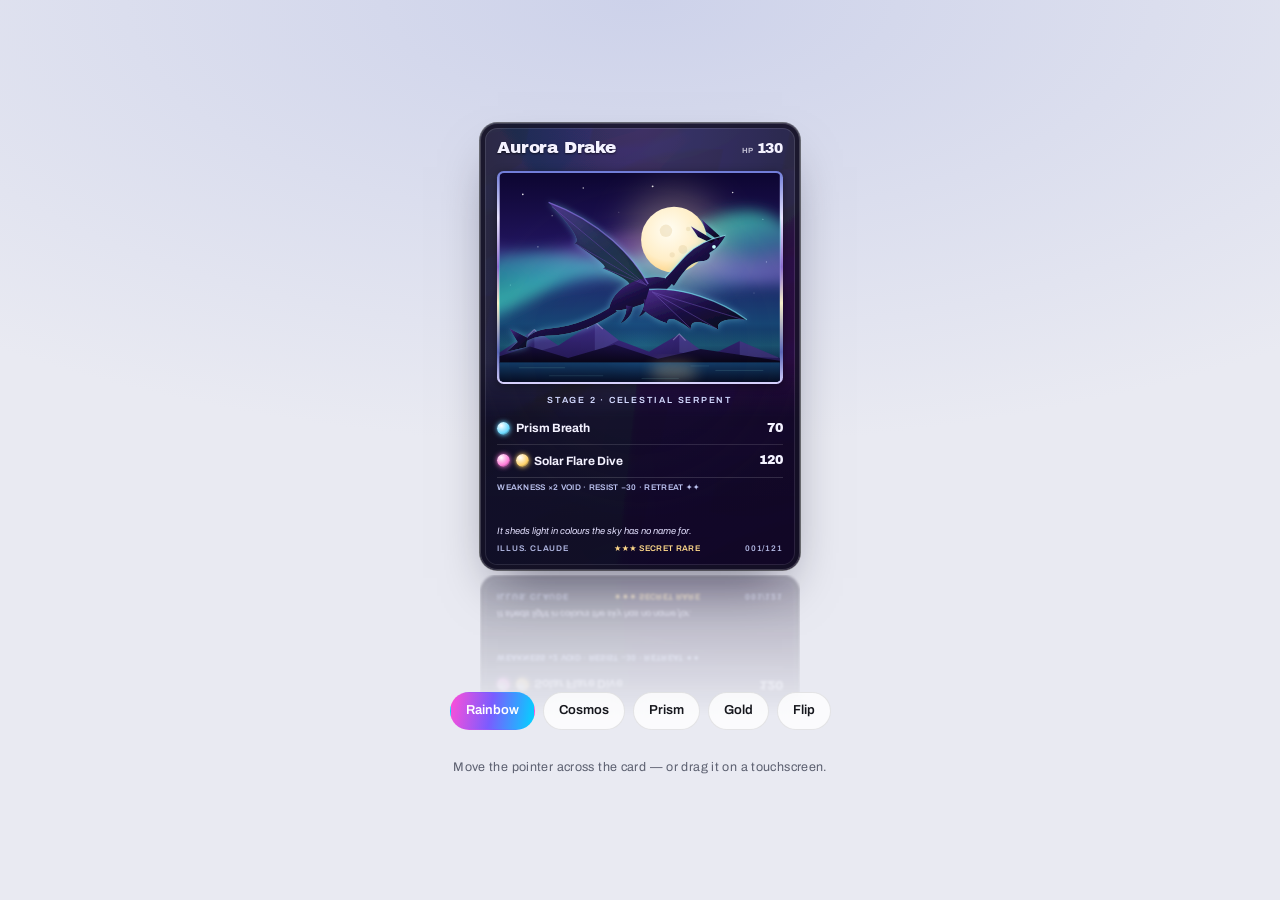
<file: HologramCard/index.html>
<!doctype html>
<html lang="en">
<head>
<meta charset="utf-8">
<meta name="viewport" content="width=device-width, initial-scale=1, viewport-fit=cover">
<title>Aurora Drake</title>
<link rel="preconnect" href="https://fonts.googleapis.com">
<link rel="preconnect" href="https://fonts.gstatic.com" crossorigin>
<link rel="stylesheet"
      href="https://fonts.googleapis.com/css2?family=Archivo:ital,wght@0,400..800;1,400..600&family=Archivo+Black&display=swap">
<style>
/* ------------------------------------------------------------------
   Reflective hologram trading card
   Pointer / keyboard / gyroscope driven 3D tilt, with four foil
   finishes, glitter, tracking specular glare and a mirrored
   reflection on the surface below.
   ------------------------------------------------------------------ */

:root {
  color-scheme: light dark;

  --bg:      #e9eaf2;
  --bg-glow: #cdd2ea;
  --ink:     #16171d;
  --muted:   #5c6070;
  --panel:   #ffffffcc;
  --line:    #00000018;

  --font-display: "Archivo Black", "Arial Black", ui-sans-serif, system-ui, sans-serif;
  --font-ui: "Archivo", ui-sans-serif, system-ui, -apple-system, "Segoe UI", Roboto, sans-serif;

  /* Live state, written by JS. */
  --px: 0.5;      /* pointer position across the card, 0..1 */
  --py: 0.5;      /* pointer position down the card, 0..1   */
  --rx: 0deg;     /* tilt about X */
  --ry: 0deg;     /* tilt about Y */
  --active: 0;    /* 1 while the card is being tilted */
  --flip: 0deg;
}

@media (prefers-color-scheme: dark) {
  :root:not([data-theme="light"]) {
    --bg:      #08080e;
    --bg-glow: #191436;
    --ink:     #f2f3f8;
    --muted:   #9aa0b5;
    --panel:   #ffffff12;
    --line:    #ffffff20;
  }
}
:root[data-theme="dark"] {
  --bg:      #08080e;
  --bg-glow: #191436;
  --ink:     #f2f3f8;
  --muted:   #9aa0b5;
  --panel:   #ffffff12;
  --line:    #ffffff20;
}

* { box-sizing: border-box; }

body {
  margin: 0;
  min-height: 100svh;
  display: flex;
  flex-direction: column;
  align-items: center;
  justify-content: center;
  gap: clamp(16px, 3vw, 28px);
  padding: clamp(20px, 5vw, 48px) 16px;
  background:
    radial-gradient(130% 80% at 50% 0%, var(--bg-glow) 0%, transparent 62%),
    var(--bg);
  color: var(--ink);
  font: 15px/1.5 var(--font-ui);
  overflow-x: hidden;
}

/* ---------------- stage ---------------- */

.stage {
  --w: clamp(258px, 74vw, 320px);
  --h: calc(var(--w) * 88 / 63);
  width: var(--w);
  display: flex;
  flex-direction: column;
  align-items: center;
  perspective: 1300px;
  perspective-origin: 50% 42%;
  touch-action: none;

  /* default finish: rainbow */
  --foil-a: repeating-linear-gradient(102deg,
    hsl(340 92% 58%)  0%,  hsl(18 95% 58%)  4%,  hsl(52 95% 60%)  8%,
    hsl(142 85% 55%) 13%,  hsl(190 92% 58%) 18%, hsl(248 92% 62%) 23%,
    hsl(302 92% 60%) 28%,  hsl(340 92% 58%) 33%);
  --foil-b: repeating-linear-gradient(-16deg,
    #05040f 0%, #7b7bff 3%, #05040f 7%, #05040f 13%);
  --foil-blend: color-dodge;
  --foil-mix: color-dodge;
  --foil-power: 1;
}

.deck {
  width: 100%;
  height: var(--h);
  position: relative;
  transform-style: preserve-3d;
  transform:
    rotateX(var(--rx))
    rotateY(calc(var(--ry) + var(--flip)))
    translateZ(calc(var(--active) * 22px));
  transition: transform 750ms cubic-bezier(.16, 1, .3, 1);
  will-change: transform;
  cursor: grab;
}
.stage.is-live .deck { transition: transform 80ms linear; }
.deck:focus-visible { outline: none; }
.deck:focus-visible ~ .reflection { opacity: .34; }

@media (prefers-reduced-motion: no-preference) {
  .stage:not(.is-live) .deck { animation: drift 9s ease-in-out infinite; }
}
@keyframes drift {
  0%, 100% { translate: 0 4px;  }
  50%      { translate: 0 -8px; }
}

/* ---------------- card faces ---------------- */

.face {
  position: absolute;
  inset: 0;
  border-radius: 5.4% / 3.9%;
  overflow: hidden;
  backface-visibility: hidden;
  isolation: isolate;
  background:
    radial-gradient(120% 90% at 50% 0%, #241a55 0%, #12102e 45%, #0a0820 100%);
  box-shadow:
    0 0 0 1px #00000080,
    0 26px 50px -18px rgba(8, 4, 34, calc(.5 + var(--active) * .3));
}
.face--back { transform: rotateY(180deg); }

/* ---------------- front layout ---------------- */

.frame {
  position: absolute;
  inset: 0;
  z-index: 3;
  display: grid;
  grid-template-rows: auto auto auto 1fr auto;
  gap: 2.6%;
  padding: 5% 5.4% 4.6%;
  color: #f4f2ff;
  font-family: var(--font-ui);
  font-size: calc(var(--w) * 0.0375);
}

.titlebar { display: flex; align-items: baseline; justify-content: space-between; gap: .5em; }
.name {
  margin: 0;
  font-family: var(--font-display);
  font-size: 1.42em;
  font-weight: 400;
  letter-spacing: -.012em;
  line-height: 1;
  text-shadow: 0 1px 2px #00000099;
}
.hp {
  font-family: var(--font-display);
  font-size: 1.16em;
  letter-spacing: -.02em;
  white-space: nowrap;
  font-variant-numeric: tabular-nums;
}
.hp small {
  font-family: var(--font-ui);
  font-size: .54em; font-weight: 700; opacity: .75;
  margin-right: .3em; letter-spacing: .12em;
}

/* art window */
.window {
  position: relative;
  aspect-ratio: 63 / 47;
  border-radius: .55em;
  overflow: hidden;
  padding: 2px;
  background: linear-gradient(calc(var(--px) * 160deg + 100deg),
    #6f7bd8, #e9e4ff 22%, #8f6fd0 45%, #f6efc9 62%, #5c67b8 85%, #d9d3ff);
  box-shadow: 0 2px 10px #00000066;
}
.window svg { display: block; width: 100%; height: 100%; border-radius: .42em; }

.species {
  margin: 0;
  font-size: .74em;
  font-weight: 600;
  letter-spacing: .2em;
  text-transform: uppercase;
  color: #d3d9ff;
  text-align: center;
}

/* attacks */
.plate {
  position: absolute;
  left: 0; right: 0; bottom: 0;
  height: 46%;
  background: linear-gradient(180deg, #0a0820 0%, #0a0820e6 22%, #0a0820f2 100%);
  -webkit-mask-image: linear-gradient(180deg, #0000 0%, #000 26%, #000 100%);
          mask-image: linear-gradient(180deg, #0000 0%, #000 26%, #000 100%);
  opacity: .72;
  z-index: -1;          /* behind the card text, still above the foil */
  pointer-events: none;
}

.moves {
  align-self: start;
  display: grid;
  gap: .55em;
  width: 100%;
}
.move { display: flex; align-items: center; gap: .45em; }
.move + .move { border-top: 1px solid #ffffff1f; padding-top: .5em; }
.pip {
  width: 1.1em; height: 1.1em; flex: none;
  border-radius: 50%;
  background: radial-gradient(circle at 33% 28%, #fff, var(--pip, #6ad9ff) 60%, #00000070);
  box-shadow: 0 0 .45em var(--pip, #6ad9ff);
}
.move b { font-weight: 700; letter-spacing: -.004em; }
.move .dmg {
  margin-left: auto;
  font-family: var(--font-display);
  font-size: 1.06em;
  letter-spacing: -.02em;
  font-variant-numeric: tabular-nums;
}

.rules {
  margin: 0;
  font-size: .68em;
  font-weight: 600;
  letter-spacing: .035em;
  text-transform: uppercase;
  color: #bcc3f0;
  border-top: 1px solid #ffffff24;
  padding-top: .5em;
}

.footer { display: grid; gap: .45em; }
.flavor {
  margin: 0;
  font-size: .78em;
  font-style: italic;
  line-height: 1.3;
  color: #e4e1ff;
}
.meta {
  display: flex;
  justify-content: space-between;
  gap: .5em;
  font-size: .68em;
  font-weight: 600;
  letter-spacing: .1em;
  text-transform: uppercase;
  color: #b3b9e4;
  font-variant-numeric: tabular-nums;
}
.meta .rare { color: #ffd98a; letter-spacing: .04em; }

/* ---------------- back face ---------------- */

.face--back .foil   { opacity: calc(.3 + var(--active) * .3); }
.face--back .sparkle { opacity: calc(.08 + var(--active) * .3); }

.face--back .backdrop {
  position: absolute; inset: 0;
  background: radial-gradient(circle at 50% 44%, #3d2680 0%, #1e1449 46%, #08061c 100%);
}
.face--back .rosette {
  position: absolute; inset: 7%;
  border-radius: 3.5%;
  border: 2px solid #ffffff2e;
  background:
    repeating-conic-gradient(from 0deg at 50% 50%, #ffffff12 0deg 5deg, transparent 5deg 10deg),
    repeating-radial-gradient(circle at 50% 50%, #ffffff0f 0 5px, transparent 5px 13px);
}
.face--back .mark {
  position: absolute; inset: 0;
  z-index: 3;              /* above the foil, like the front's frame */
  display: grid; place-content: center;
}
.face--back .plaque {
  display: grid; justify-items: center; gap: .55em;
  padding: .9em 1.4em 1em;
  border-radius: .7em;
  background: linear-gradient(180deg, #120d33e6, #08061cf2);
  border: 1px solid #ffffff33;
  box-shadow: 0 0 0 1px #00000055, 0 8px 24px #04030fa8;
  text-align: center;
  color: #fff;
  text-shadow: 0 2px 10px #000;
}
.face--back .mark span {
  font-family: var(--font-display);
  font-size: calc(var(--w) * 0.105);
  letter-spacing: .09em;
}
.face--back .mark em {
  font-style: normal;
  font-weight: 600;
  font-size: calc(var(--w) * 0.028);
  letter-spacing: .42em;
  color: #ddd6ff;
}

/* ---------------- holographic layers ---------------- */

/* Rainbow foil sheet, sliding under the tilt. */
.foil {
  position: absolute;
  inset: 0;
  z-index: 2;
  pointer-events: none;
  background-image: var(--foil-a), var(--foil-b);
  background-blend-mode: var(--foil-blend);
  background-size: 145% 145%, 115% 115%;
  background-position:
    calc(30% + (var(--px) - .5) * -230%) calc(30% + (var(--py) - .5) * -230%),
    calc(50% + (var(--px) - .5) *  170%) calc(50% + (var(--py) - .5) *  170%);
  mix-blend-mode: var(--foil-mix);
  filter: brightness(calc((.3 + var(--active) * .26) * var(--foil-power))) contrast(1.45) saturate(1.3);
  opacity: calc(.42 + var(--active) * .38);
  transition: opacity 450ms ease, filter 450ms ease;
}
/* A second, softer sweep keeps flat areas from banding. */
.foil::after {
  content: "";
  position: absolute;
  inset: 0;
  background: linear-gradient(
    calc(var(--px) * 120deg + 70deg),
    #00000000 41%, #ffffff33 49%, #b9a6ff2b 53%, #00000000 61%);
  mix-blend-mode: soft-light;
  opacity: calc(.5 + var(--active) * .5);
}

/* Glitter: turbulence speckle crushed into sparks, tinted by a slow conic. */
.sparkle {
  position: absolute;
  inset: 0;
  z-index: 2;
  pointer-events: none;
  background-image:
    url("data:image/svg+xml,%3Csvg xmlns='http://www.w3.org/2000/svg' width='300' height='300'%3E%3Cfilter id='n'%3E%3CfeTurbulence type='fractalNoise' baseFrequency='0.8' numOctaves='2' seed='11'/%3E%3CfeColorMatrix type='matrix' values='0 0 0 0 1 0 0 0 0 1 0 0 0 0 1 1.1 0 0 0 -0.42'/%3E%3C/filter%3E%3Crect width='300' height='300' filter='url(%23n)'/%3E%3C/svg%3E"),
    conic-gradient(from calc(var(--px) * 300deg) at 50% 50%,
      #ff2f9e, #ffd166 25%, #6afff0 50%, #7a5cff 75%, #ff2f9e);
  background-size: 42% 42%, 100% 100%;
  background-position:
    calc(var(--px) * 130%) calc(var(--py) * 130%),
    50% 50%;
  background-blend-mode: multiply;
  mix-blend-mode: color-dodge;
  filter: brightness(1.35) contrast(5) saturate(1.3);
  opacity: calc(.1 + var(--active) * .38);
  transition: opacity 450ms ease;
}

/* Specular glare that tracks the pointer. */
.glare {
  position: absolute;
  inset: 0;
  z-index: 4;
  pointer-events: none;
  background: radial-gradient(
    farthest-corner circle at calc(var(--px) * 100%) calc(var(--py) * 100%),
    #ffffffcc 2%,
    #ffffff3d 14%,
    #8f9dff21 34%,
    #05030f00 66%);
  mix-blend-mode: overlay;
  opacity: calc(.22 + var(--active) * .4);
  transition: opacity 450ms ease;
}

/* Bevelled edge, always on top. */
.edge {
  position: absolute;
  inset: 0;
  z-index: 5;
  pointer-events: none;
  border-radius: inherit;
  box-shadow:
    0 0 0 1px #ffffff30 inset,
    0 0 0 5px #0a081cb3 inset,
    0 0 0 6px #ffffff1c inset;
}
.edge::after {
  content: "";
  position: absolute;
  inset: 0;
  border-radius: inherit;
  background: linear-gradient(
    calc(var(--px) * 200deg + 50deg),
    #ffffff00 42%, #ffffff4d 50%, #ffffff00 58%);
  opacity: calc(var(--active) * .75);
}

/* ---------------- finishes ---------------- */

.stage.finish-cosmos {
  --foil-a: repeating-linear-gradient(74deg,
    #0b0730  0%, #3b1fa8  3%, #8a3bff  6%, #ff5ce0  9%,
    #38d8ff 13%, #123a9e 17%, #0b0730 22%);
  --foil-b: repeating-linear-gradient(-32deg,
    #0a0820 0%, #d5d6ff 2%, #0a0820 5%, #0a0820 14%);
  --foil-blend: screen;
  --foil-mix: hard-light;
}
/* hard-light keeps deep space deep instead of dodging it to lavender */
.stage.finish-cosmos .foil {
  background-size: 150% 150%, 120% 120%;
  filter: brightness(calc(.8 + var(--active) * .22)) contrast(1.3) saturate(1.5);
  opacity: calc(.55 + var(--active) * .35);
}
/* the glitter layer doubles as this finish's starfield */
.stage.finish-cosmos .sparkle {
  opacity: calc(.26 + var(--active) * .48);
  filter: brightness(1.5) contrast(7) saturate(1.1);
}

.stage.finish-prism {
  --foil-a: repeating-linear-gradient(44deg,
    #ff0059 0%, #ffea00 3%, #00ff9d 6%, #00c3ff 9%, #8b00ff 12%, #ff0059 15%);
  --foil-b: repeating-linear-gradient(-46deg,
    #04040e 0%, #ffffff 1.4%, #04040e 3%, #04040e 8%);
  --foil-blend: color-dodge;
  --foil-power: .9;
}
.stage.finish-prism .foil { background-size: 78% 78%, 62% 62%; }

.stage.finish-gold {
  --foil-a: repeating-linear-gradient(96deg,
    #3a2400 0%, #ffd77a 3.5%, #fff6d4 6%, #c98c1e 10%, #3a2400 15%);
  --foil-b: repeating-linear-gradient(-26deg,
    #0d0700 0%, #ffcf6a 2.5%, #0d0700 7%, #0d0700 16%);
  --foil-blend: color-dodge;
  --foil-mix: hard-light;
  --foil-power: 1;
}
.stage.finish-gold .foil {
  filter: brightness(calc(.74 + var(--active) * .2)) contrast(1.2) saturate(1.2);
  opacity: calc(.5 + var(--active) * .32);
}
.stage.finish-gold .plate { background: linear-gradient(180deg, #17110a 0%, #17110ae6 22%, #17110af2 100%); }
.stage.finish-gold .sparkle { filter: brightness(1.3) contrast(5) sepia(.55) saturate(2.4); }
.stage.finish-gold .window {
  background: linear-gradient(calc(var(--px) * 160deg + 100deg),
    #8a6a1e, #ffeaa7 22%, #b8871f 45%, #fff6d4 62%, #6f5312 85%, #ffe08a);
}

/* ---------------- reflection ---------------- */

.reflection {
  position: relative;
  width: 100%;
  height: calc(var(--h) * .36);
  margin-top: 1.5%;
  overflow: hidden;
  opacity: .3;
  filter: blur(1.3px) saturate(1.15);
  -webkit-mask-image: linear-gradient(to bottom, #000 0%, #0009 34%, #0000 88%);
          mask-image: linear-gradient(to bottom, #000 0%, #0009 34%, #0000 88%);
  pointer-events: none;
}
.mirror {
  position: absolute;
  top: 0; left: 0;
  width: 100%;
  height: var(--h);
  transform-style: preserve-3d;
  transform:
    scaleY(-1)
    rotateX(calc(var(--rx) * -1))
    rotateY(calc(var(--ry) + var(--flip)));
  transition: transform 750ms cubic-bezier(.16, 1, .3, 1);
}
.stage.is-live .mirror { transition: transform 80ms linear; }
.mirror .deck {
  transform: none;
  transition: none;
  animation: none;
  cursor: default;
}
.mirror .face { box-shadow: none; }

/* Pool of coloured light the card throws onto the surface. */
.pool {
  width: 108%;
  height: calc(var(--h) * .1);
  margin-top: calc(var(--h) * -.26);
  border-radius: 50%;
  background: radial-gradient(closest-side,
    hsl(calc(var(--px) * 300deg + 190) 90% 62% / calc(.22 + var(--active) * .3)),
    transparent 72%);
  filter: blur(16px);
  pointer-events: none;
}

/* ---------------- chrome ---------------- */

.controls {
  display: flex;
  flex-wrap: wrap;
  justify-content: center;
  gap: 8px;
  max-width: 460px;
}
button {
  font: inherit;
  font-size: 13px;
  font-weight: 600;
  color: var(--ink);
  background: var(--panel);
  border: 1px solid var(--line);
  border-radius: 999px;
  padding: 8px 15px;
  cursor: pointer;
  transition: transform 120ms ease, border-color 120ms ease, background 120ms ease;
  -webkit-backdrop-filter: blur(6px);
          backdrop-filter: blur(6px);
}
button:hover { transform: translateY(-1px); border-color: #8b7bff88; }
button:active { transform: translateY(0); }
button[aria-pressed="true"] {
  background: linear-gradient(100deg, #ff4fd8, #7a5cff 48%, #00d5ff);
  border-color: transparent;
  color: #fff;
}
button:focus-visible { outline: 2px solid #7a5cff; outline-offset: 2px; }

.hint {
  margin: 0;
  font-size: 12.5px;
  letter-spacing: .03em;
  color: var(--muted);
  text-align: center;
}

@media (prefers-reduced-motion: reduce) {
  .deck, .mirror { transition: none; }
}
</style>
</head>
<body>

<div class="stage finish-rainbow" id="stage">
  <div class="deck" id="deck">

    <!-- ===================== FRONT ===================== -->
    <div class="face face--front" id="front">

      <div class="frame">
        <div class="plate" aria-hidden="true"></div>
        <div class="titlebar">
          <h1 class="name">Aurora Drake</h1>
          <span class="hp"><small>HP</small>130</span>
        </div>

        <div class="window">
          <svg viewBox="0 0 630 470" role="img"
               aria-label="A winged drake banking past the moon above aurora-lit peaks">
            <defs>
              <linearGradient id="sky" x1="0" y1="0" x2="0" y2="1">
                <stop offset="0%"   stop-color="#0d0631"/>
                <stop offset="38%"  stop-color="#22155f"/>
                <stop offset="72%"  stop-color="#164471"/>
                <stop offset="100%" stop-color="#081231"/>
              </linearGradient>
              <radialGradient id="moon" cx="42%" cy="36%" r="64%">
                <stop offset="0%"   stop-color="#fffdf4"/>
                <stop offset="70%"  stop-color="#ffeec6"/>
                <stop offset="100%" stop-color="#ffd88c"/>
              </radialGradient>
              <radialGradient id="halo">
                <stop offset="0%"   stop-color="#ffe6a8" stop-opacity=".5"/>
                <stop offset="100%" stop-color="#ffe6a8" stop-opacity="0"/>
              </radialGradient>
              <linearGradient id="aur1" x1="0" y1="0" x2="1" y2="1">
                <stop offset="0%"   stop-color="#00ffc3" stop-opacity="0"/>
                <stop offset="45%"  stop-color="#4affd6" stop-opacity=".8"/>
                <stop offset="100%" stop-color="#7a5cff" stop-opacity="0"/>
              </linearGradient>
              <linearGradient id="aur2" x1="1" y1="0" x2="0" y2="1">
                <stop offset="0%"   stop-color="#ff5ad4" stop-opacity="0"/>
                <stop offset="52%"  stop-color="#c08cff" stop-opacity=".6"/>
                <stop offset="100%" stop-color="#00d5ff" stop-opacity="0"/>
              </linearGradient>
              <linearGradient id="ridgeA" x1="0" y1="0" x2="0" y2="1">
                <stop offset="0%"   stop-color="#3b2a7e"/>
                <stop offset="100%" stop-color="#150d38"/>
              </linearGradient>
              <linearGradient id="ridgeB" x1="0" y1="0" x2="0" y2="1">
                <stop offset="0%"   stop-color="#170e3c"/>
                <stop offset="100%" stop-color="#070414"/>
              </linearGradient>
              <linearGradient id="haze" x1="0" y1="0" x2="0" y2="1">
                <stop offset="0%"   stop-color="#4affd6" stop-opacity="0"/>
                <stop offset="45%"  stop-color="#4affd6" stop-opacity=".15"/>
                <stop offset="100%" stop-color="#4affd6" stop-opacity="0"/>
              </linearGradient>
              <linearGradient id="water" x1="0" y1="0" x2="0" y2="1">
                <stop offset="0%"   stop-color="#123a63"/>
                <stop offset="100%" stop-color="#050c22"/>
              </linearGradient>
              <linearGradient id="scale" x1="0.1" y1="0" x2="0.9" y2="1">
                <stop offset="0%"   stop-color="#4b2b86"/>
                <stop offset="45%"  stop-color="#1b1043"/>
                <stop offset="100%" stop-color="#070417"/>
              </linearGradient>
              <filter id="soft"   x="-45%" y="-45%" width="190%" height="190%">
                <feGaussianBlur stdDeviation="15"/>
              </filter>
              <filter id="softer" x="-45%" y="-45%" width="190%" height="190%">
                <feGaussianBlur stdDeviation="30"/>
              </filter>
              <filter id="rim" x="-25%" y="-25%" width="150%" height="150%">
                <feDropShadow dx="0" dy="0" stdDeviation="7"
                              flood-color="#7ce8ff" flood-opacity=".42"/>
              </filter>
            </defs>

            <rect width="630" height="470" fill="url(#sky)"/>

            <g fill="#fff">
              <circle cx="52"  cy="48"  r="2.0" opacity=".85"/>
              <circle cx="118" cy="96"  r="1.3" opacity=".55"/>
              <circle cx="188" cy="34"  r="1.7" opacity=".75"/>
              <circle cx="268" cy="88"  r="1.1" opacity=".5"/>
              <circle cx="344" cy="30"  r="2.1" opacity=".85"/>
              <circle cx="432" cy="92"  r="1.4" opacity=".65"/>
              <circle cx="524" cy="44"  r="1.8" opacity=".8"/>
              <circle cx="592" cy="104" r="1.3" opacity=".6"/>
              <circle cx="86"  cy="166" r="1.5" opacity=".6"/>
              <circle cx="600" cy="200" r="1.4" opacity=".55"/>
              <circle cx="24"  cy="252" r="1.2" opacity=".5"/>
              <circle cx="572" cy="270" r="1.1" opacity=".45"/>
            </g>

            <!-- aurora curtains -->
            <g filter="url(#soft)">
              <path d="M-40 210 C 120 114, 236 264, 392 152 S 618 84, 700 164
                       L 700 282 C 596 198, 430 324, 300 254 S 90 296, -40 332 Z"
                    fill="url(#aur1)" opacity=".72"/>
              <path d="M-40 156 C 116 230, 258 88, 414 150 S 636 202, 700 118
                       L 700 224 C 566 298, 382 174, 246 234 S 58 266, -40 222 Z"
                    fill="url(#aur2)" opacity=".55"/>
            </g>

            <!-- moon -->
            <circle cx="392" cy="150" r="150" fill="url(#halo)" filter="url(#softer)"/>
            <circle cx="392" cy="150" r="74" fill="url(#moon)"/>
            <g fill="#e8d4a6" opacity=".45">
              <circle cx="374" cy="130" r="14"/>
              <circle cx="412" cy="172" r="10"/>
              <circle cx="388" cy="184" r="6"/>
              <circle cx="424" cy="126" r="5"/>
            </g>


            <!-- ridges -->
            <rect y="352" width="630" height="80" fill="url(#haze)"/>
            <path d="M0 404 L 78 352 L 132 388 L 214 334 L 268 376 L 336 402
                     L 404 362 L 470 412 L 540 378 L 630 416 L 630 470 L 0 470 Z"
                  fill="url(#ridgeA)"/>
            <g fill="#8f9ce8" opacity=".16">
              <path d="M214 334 L 268 376 L 214 404 Z"/>
              <path d="M78 352 L 132 388 L 78 404 Z"/>
              <path d="M404 362 L 470 412 L 404 404 Z"/>
              <path d="M540 378 L 630 416 L 540 412 Z"/>
            </g>
            <g stroke="#dfe4ff" stroke-width="2.5" fill="none" opacity=".32"
               stroke-linejoin="round">
              <path d="M196 350 L 214 334 L 232 351"/>
              <path d="M64 366 L 78 352 L 92 366"/>
              <path d="M390 376 L 404 362 L 418 377"/>
            </g>
            <path d="M0 412 L 68 390 L 154 416 L 258 386 L 356 418 L 452 396 L 630 422
                     L 630 428 L 0 428 Z"
                  fill="url(#ridgeB)"/>

            <!-- still water -->
            <rect y="426" width="630" height="44" fill="url(#water)"/>
            <ellipse cx="392" cy="446" rx="54" ry="20" fill="#ffe6a8"
                     opacity=".28" filter="url(#soft)"/>
            <g stroke="#9df0e4" stroke-linecap="round" opacity=".22">
              <path d="M44 438 H 146"  stroke-width="1.4"/>
              <path d="M486 444 H 592" stroke-width="1.4"/>
              <path d="M112 456 H 232" stroke-width="1.2"/>
              <path d="M320 462 H 402" stroke-width="1.2"/>
              <path d="M430 434 H 470" stroke-width="1"/>
            </g>
            <!-- ================= drake ================= -->
            <g filter="url(#rim)">
              <g fill="url(#scale)">
                <!-- far wing, behind the body -->
                <path d="M334 250
                         C 300 188, 228 110, 110 66
                         Q 191 152, 168 158
                         Q 253 214, 232 214
                         Q 308 247, 288 256
                         Q 330 264, 338 250 Z" opacity=".92"/>

                <!-- tail -->
                <path d="M254 298
                         C 220 322, 170 344, 112 350
                         C 84 352, 62 364, 52 384
                         C 68 372, 88 366, 108 366
                         C 166 366, 222 340, 264 312 Z"/>
                <path d="M62 370 L 22 350 L 40 380 L 16 402 L 60 392 Z"/>

                <!-- torso -->
                <path d="M246 306
                         C 250 276, 276 252, 312 240
                         C 344 230, 374 232, 390 246
                         C 372 270, 342 288, 306 300
                         C 282 308, 260 312, 246 306 Z"/>

                <!-- limbs -->
                <path d="M300 300 C 298 318, 288 330, 272 338
                         C 284 320, 286 310, 284 298 Z"/>
                <path d="M338 286 C 338 304, 328 316, 312 324
                         C 324 306, 326 296, 324 284 Z"/>

                <!-- neck and head -->
                <path d="M372 236
                         C 390 218, 404 200, 420 184
                         C 440 164, 470 148, 508 140
                         C 498 160, 486 172, 472 180
                         C 476 190, 468 198, 456 198
                         C 442 198, 428 206, 418 218
                         C 408 230, 398 244, 392 254 Z"/>

                <!-- horns -->
                <path d="M484 152 L 430 120 L 446 144 L 476 158 Z"/>
                <path d="M496 142 L 454 104 L 464 132 L 492 152 Z"/>

                <!-- near wing, in front and below -->
                <path d="M336 262
                         C 410 256, 496 286, 556 330
                         Q 483 324, 492 352
                         Q 427 318, 430 352
                         Q 379 313, 376 338
                         Q 350 330, 322 308 Z"/>
              </g>

              <!-- membrane bones -->
              <g stroke="#7c5ec9" stroke-width="2" opacity=".45" fill="none" stroke-linecap="round">
                <path d="M330 252 L 118 76"/>
                <path d="M330 252 L 172 160"/>
                <path d="M330 252 L 234 214"/>
                <path d="M344 268 L 548 330"/>
                <path d="M344 268 L 488 350"/>
                <path d="M344 268 L 430 350"/>
              </g>

              <!-- rim light along the leading edges -->
              <path d="M110 66 C 228 110, 300 188, 334 250" fill="none"
                    stroke="#9b86ff" stroke-width="3" opacity=".55"/>
              <path d="M336 262 C 410 256, 496 286, 556 330" fill="none"
                    stroke="#7ef2ff" stroke-width="3" opacity=".6"/>
              <path d="M372 236 C 390 218, 404 200, 420 184 C 440 164, 470 148, 508 140"
                    fill="none" stroke="#9dfaff" stroke-width="2.6" opacity=".7"/>
              <circle cx="482" cy="166" r="4.2" fill="#c8ffff"/>
            </g>

          </svg>
        </div>

        <p class="species">Stage 2 · Celestial Serpent</p>

        <div class="moves">
          <div class="move" style="--pip:#6ad9ff">
            <span class="pip"></span>
            <b>Prism Breath</b>
            <span class="dmg">70</span>
          </div>
          <div class="move" style="--pip:#ff7ad9">
            <span class="pip"></span>
            <span class="pip" style="--pip:#ffd166"></span>
            <b>Solar Flare Dive</b>
            <span class="dmg">120</span>
          </div>
          <p class="rules">Weakness ×2 Void · Resist −30 · Retreat ✦✦</p>
        </div>

        <div class="footer">
          <p class="flavor">It sheds light in colours the sky has no name for.</p>
          <div class="meta">
            <span>Illus. Claude</span>
            <span class="rare">★★★ Secret Rare</span>
            <span>001/121</span>
          </div>
        </div>
      </div>

      <div class="foil"></div>
      <div class="sparkle"></div>
      <div class="glare"></div>
      <div class="edge"></div>
    </div>

    <!-- ===================== BACK ===================== -->
    <div class="face face--back">
      <div class="backdrop"></div>
      <div class="rosette"></div>
      <div class="mark">
        <div class="plaque">
          <span>GAS</span>
          <em>HOLO SERIES</em>
        </div>
      </div>
      <div class="foil"></div>
      <div class="sparkle"></div>
      <div class="glare"></div>
      <div class="edge"></div>
    </div>

  </div>

  <div class="reflection" aria-hidden="true"><div class="mirror" id="mirror"></div></div>
  <div class="pool" aria-hidden="true"></div>
</div>

<div class="controls" id="controls">
  <button type="button" data-finish="rainbow" aria-pressed="true">Rainbow</button>
  <button type="button" data-finish="cosmos"  aria-pressed="false">Cosmos</button>
  <button type="button" data-finish="prism"   aria-pressed="false">Prism</button>
  <button type="button" data-finish="gold"    aria-pressed="false">Gold</button>
  <button type="button" id="flip">Flip</button>
  <button type="button" id="tilt" aria-pressed="false" hidden>Use device tilt</button>
</div>

<p class="hint" id="hint">Move the pointer across the card — or drag it on a touchscreen.</p>

<script>
(() => {
  const stage  = document.getElementById('stage');
  const deck   = document.getElementById('deck');
  const front  = document.getElementById('front');
  const mirror = document.getElementById('mirror');
  const hint   = document.getElementById('hint');

  const MAX_TILT = 16;   // degrees of rotation at the card's edge

  /* Mirrored copy of the whole card. It lives outside .deck but inside
     .stage, so it inherits exactly the same --px / --rx / foil vars, and
     because both faces come along the reflection follows the flip. */
  const clone = deck.cloneNode(true);
  clone.removeAttribute('id');
  clone.removeAttribute('tabindex');
  clone.querySelectorAll('[id]').forEach(n => n.removeAttribute('id'));
  clone.setAttribute('aria-hidden', 'true');
  clone.setAttribute('inert', '');
  mirror.appendChild(clone);

  /* ---------- tilt state, committed once per frame ---------- */
  let raf = null;
  const at = { px: 0.5, py: 0.5 };

  function commit() {
    raf = null;
    stage.style.setProperty('--px', at.px.toFixed(4));
    stage.style.setProperty('--py', at.py.toFixed(4));
    stage.style.setProperty('--rx', ((0.5 - at.py) * 2 * MAX_TILT).toFixed(2) + 'deg');
    stage.style.setProperty('--ry', ((at.px - 0.5) * 2 * MAX_TILT).toFixed(2) + 'deg');
  }

  const clamp = v => Math.min(1, Math.max(0, v));

  function set(px, py) {
    at.px = clamp(px);
    at.py = clamp(py);
    if (raf === null) raf = requestAnimationFrame(commit);
  }

  function engage(on) {
    stage.classList.toggle('is-live', on);
    stage.style.setProperty('--active', on ? '1' : '0');
    if (!on) set(0.5, 0.5);
  }

  /* ---------- pointer ---------- */
  function track(e) {
    const r = deck.getBoundingClientRect();
    set((e.clientX - r.left) / r.width, (e.clientY - r.top) / r.height);
  }

  deck.addEventListener('pointerenter', e => { engage(true); track(e); });
  deck.addEventListener('pointermove', track);
  deck.addEventListener('pointerleave', () => { if (!gyroOn) engage(false); });
  deck.addEventListener('pointerdown', e => {
    deck.setPointerCapture(e.pointerId);
    engage(true);
    track(e);
  });
  deck.addEventListener('pointerup', e => {
    if (e.pointerType !== 'mouse' && !gyroOn) engage(false);
  });

  /* ---------- keyboard ---------- */
  deck.tabIndex = 0;
  deck.setAttribute('role', 'button');
  deck.setAttribute('aria-label',
    'Aurora Drake holographic trading card, 130 HP. Arrow keys tilt the card; Enter flips it.');
  deck.addEventListener('keydown', e => {
    const step = 0.14;
    const nudge = {
      ArrowLeft: [-step, 0], ArrowRight: [step, 0],
      ArrowUp: [0, -step],   ArrowDown: [0, step],
    }[e.key];
    if (nudge) {
      e.preventDefault();
      engage(true);
      set(at.px + nudge[0], at.py + nudge[1]);
    } else if (e.key === 'Enter' || e.key === ' ') {
      e.preventDefault();
      flip();
    }
  });
  deck.addEventListener('blur', () => { if (!gyroOn) engage(false); });

  /* ---------- flip ---------- */
  const flipBtn = document.getElementById('flip');
  let flipped = false;
  function flip() {
    flipped = !flipped;
    stage.style.setProperty('--flip', flipped ? '180deg' : '0deg');
    flipBtn.setAttribute('aria-pressed', String(flipped));
    deck.setAttribute('aria-label', flipped
      ? 'Card back, GAS Holo Series. Enter flips it to the front.'
      : 'Aurora Drake holographic trading card, 130 HP. Arrow keys tilt the card; Enter flips it.');
  }
  flipBtn.addEventListener('click', flip);

  /* ---------- finishes ---------- */
  const controls = document.getElementById('controls');
  controls.addEventListener('click', e => {
    const btn = e.target.closest('[data-finish]');
    if (!btn) return;
    controls.querySelectorAll('[data-finish]').forEach(b =>
      b.setAttribute('aria-pressed', String(b === btn)));
    stage.classList.forEach(c => {
      if (c.startsWith('finish-')) stage.classList.remove(c);
    });
    stage.classList.add('finish-' + btn.dataset.finish);
  });

  /* ---------- device orientation ---------- */
  const tiltBtn = document.getElementById('tilt');
  let gyroOn = false;
  let base = null;   // orientation when tilt tracking started

  function onOrient(e) {
    if (e.beta === null || e.gamma === null) return;
    if (!base) base = { beta: e.beta, gamma: e.gamma };
    const dx = Math.max(-40, Math.min(40, e.gamma - base.gamma));
    const dy = Math.max(-40, Math.min(40, e.beta - base.beta));
    set(0.5 + dx / 80, 0.5 + dy / 80);
  }

  if (window.DeviceOrientationEvent && matchMedia('(pointer: coarse)').matches) {
    tiltBtn.hidden = false;
    tiltBtn.addEventListener('click', async () => {
      if (gyroOn) {
        removeEventListener('deviceorientation', onOrient);
        gyroOn = false;
        base = null;
        tiltBtn.setAttribute('aria-pressed', 'false');
        engage(false);
        hint.textContent = 'Drag across the card to catch the light.';
        return;
      }
      const ask = window.DeviceOrientationEvent.requestPermission;
      if (typeof ask === 'function') {
        try {
          if (await ask() !== 'granted') {
            hint.textContent = 'Motion access denied — drag the card instead.';
            return;
          }
        } catch { return; }
      }
      addEventListener('deviceorientation', onOrient);
      gyroOn = true;
      tiltBtn.setAttribute('aria-pressed', 'true');
      engage(true);
      hint.textContent = 'Tilt your phone to catch the light.';
    });
    hint.textContent = 'Drag across the card to catch the light.';
  }
})();
</script>
</body>
</html>
</file>
